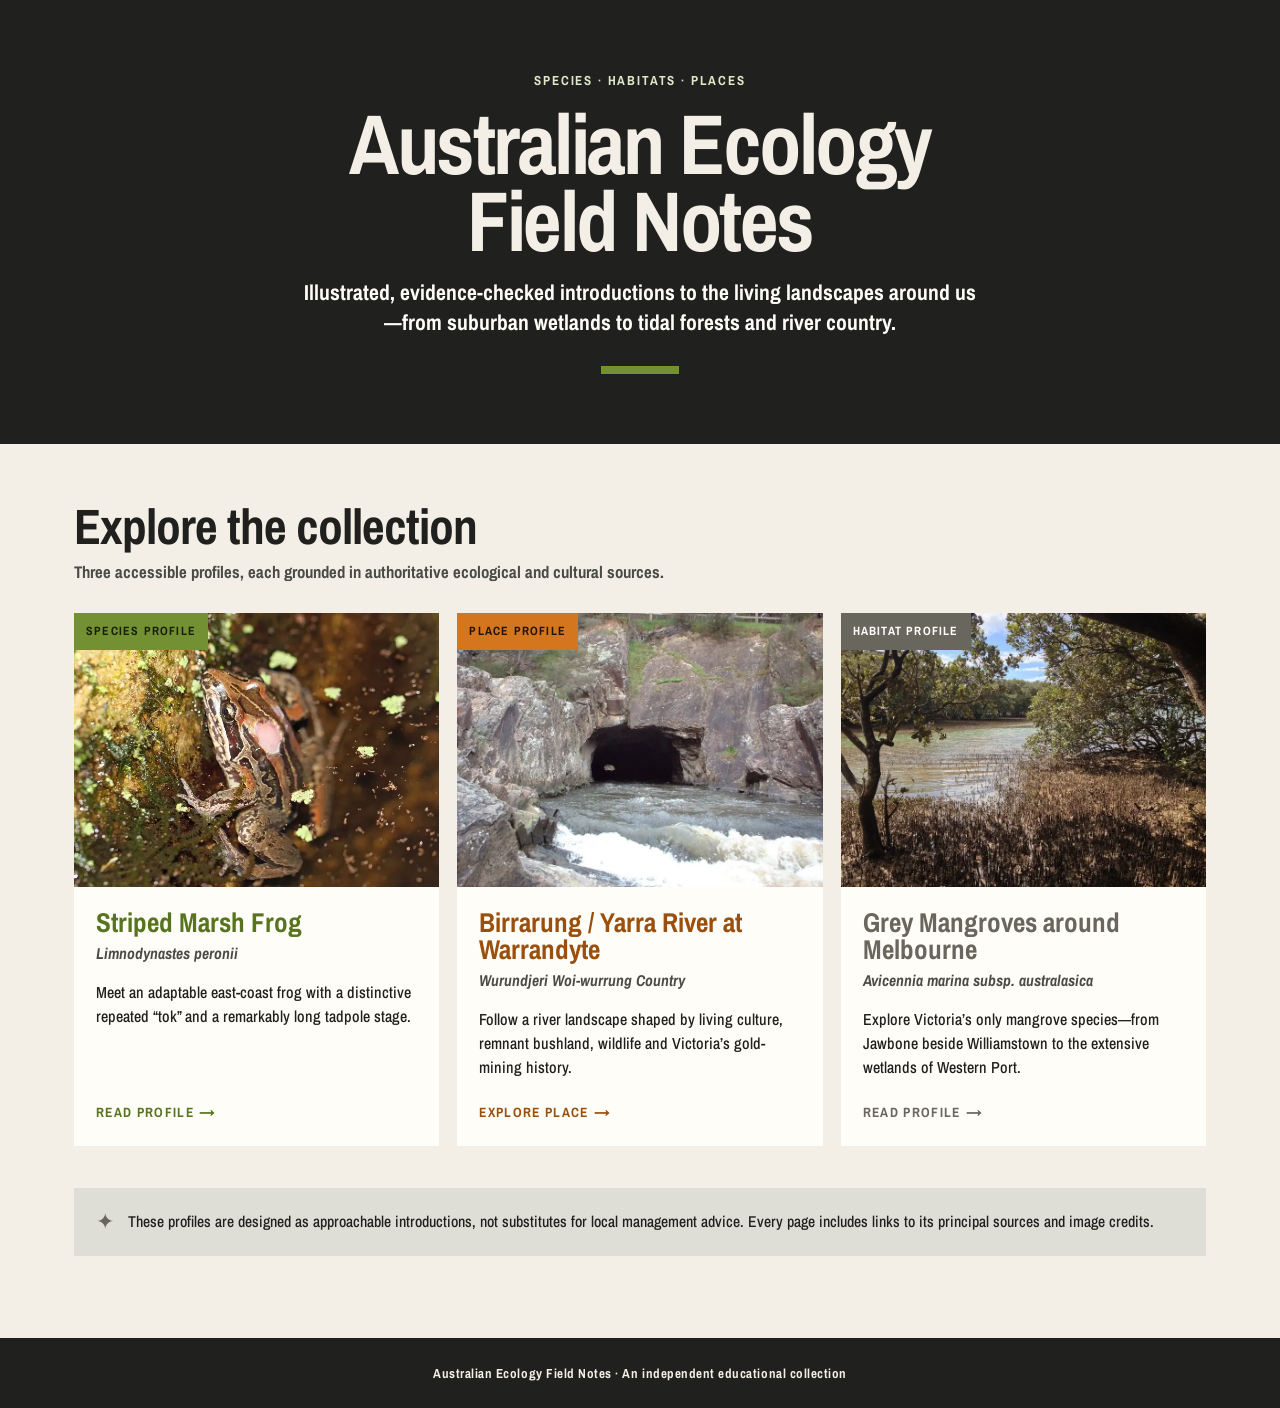
<file: index.html>
<!DOCTYPE html>
<html lang="en">
<head>
<meta charset="UTF-8">
<meta name="viewport" content="width=device-width, initial-scale=1.0">
<meta name="description" content="Illustrated, evidence-checked profiles of Australian species, habitats and ecological places.">
<title>Australian Ecology Field Notes</title>
<link rel="preconnect" href="https://fonts.googleapis.com">
<link rel="preconnect" href="https://fonts.gstatic.com" crossorigin>
<link href="https://fonts.googleapis.com/css2?family=Archivo+Narrow:wght@500;700;900&amp;display=swap" rel="stylesheet">
<style>
  :root{
    --page-bg:#f3efe6;--paper:#fffdf8;--ink:#20211e;--ink-soft:#4b4b45;
    --frog:#739032;--river:#d4761e;--mangrove:#68665d;
  }
  *{box-sizing:border-box}
  html{background:var(--page-bg)}
  body{margin:0;background:var(--page-bg);color:var(--ink);font-family:'Archivo Narrow','Arial Narrow',Arial,sans-serif;font-size:16px;font-weight:500;line-height:1.55;-webkit-font-smoothing:antialiased}
  a{color:inherit}
  :focus-visible{outline:3px solid var(--ink);outline-offset:4px}
  .hero{min-height:410px;padding:70px 24px;display:grid;place-items:center;background:#20211e;color:#f3efe6;text-align:center}
  .hero-inner{max-width:820px}
  .eyebrow{margin:0 0 15px;color:#dfe8c8;font-size:.82rem;font-weight:900;letter-spacing:.14em;text-transform:uppercase}
  h1{margin:0 0 20px;color:#f3efe6;font-size:clamp(3rem,8vw,5.3rem);font-weight:900;letter-spacing:-.03em;line-height:.9}
  .intro{max-width:680px;margin:0 auto;color:#fffdf8;font-size:clamp(1.1rem,2.4vw,1.35rem);font-weight:700;line-height:1.4}
  .leaf-mark{display:block;width:78px;height:8px;margin:28px auto 0;background:var(--frog)}
  main{max-width:1180px;margin:0 auto;padding:58px 24px 82px}
  .section-head{max-width:700px;margin-bottom:28px}
  h2{margin:0 0 7px;color:var(--ink);font-size:clamp(2.2rem,5vw,3.1rem);font-weight:900;letter-spacing:-.02em;line-height:1}
  .section-head p{margin:0;color:var(--ink-soft);font-size:1.05rem;font-weight:700}
  .grid{display:grid;grid-template-columns:repeat(3,minmax(0,1fr));gap:18px}
  .profile{--profile-accent:var(--frog);--profile-on:#172007;--profile-heading:#58741e;display:flex;flex-direction:column;background:var(--paper);text-decoration:none;transition:transform .18s ease}
  .profile-river{--profile-accent:var(--river);--profile-on:#241407;--profile-heading:#9b4f0d}
  .profile-mangrove{--profile-accent:var(--mangrove);--profile-on:#fff;--profile-heading:#68665d}
  .profile:hover,.profile:focus-visible{transform:translateY(-4px)}
  .photo-wrap{position:relative;aspect-ratio:4/3;overflow:hidden;background:#d7d2c8}
  .photo-wrap picture,.photo-wrap img{display:block;width:100%;height:100%}
  .photo-wrap img{object-fit:cover;transition:transform .35s ease}
  .profile:hover img{transform:scale(1.025)}
  .kind{position:absolute;left:0;top:0;padding:9px 12px;background:var(--profile-accent);color:var(--profile-on);font-size:.75rem;font-weight:900;letter-spacing:.1em;text-transform:uppercase}
  .copy{display:flex;flex:1;flex-direction:column;padding:22px}
  .copy h3{margin:0 0 6px;color:var(--profile-heading);font-size:1.7rem;font-weight:900;line-height:1}
  .latin{margin-bottom:13px;color:var(--ink-soft);font-size:.98rem;font-style:italic;font-weight:700}
  .copy p{margin:0 0 20px;color:var(--ink);font-size:1rem;line-height:1.5}
  .read{margin-top:auto;color:var(--profile-heading);font-size:.84rem;font-weight:900;letter-spacing:.1em;text-transform:uppercase}
  .read::after{content:' →';font-size:1rem}
  .note{display:flex;gap:14px;align-items:flex-start;margin-top:42px;padding:22px;background:#deddd6;color:var(--ink)}
  .note-mark{color:var(--mangrove);font-size:1.4rem;line-height:1}
  .note p{margin:0;font-size:.98rem;line-height:1.55}
  footer{padding:25px 24px;background:#20211e;color:#f3efe6;text-align:center;font-size:.82rem;font-weight:700;letter-spacing:.04em}
  @media(max-width:860px){.grid{grid-template-columns:1fr 1fr}.profile:last-child{grid-column:1/-1;max-width:555px}}
  @media(max-width:610px){.hero{min-height:340px;padding:54px 20px}.grid{grid-template-columns:1fr}.profile:last-child{grid-column:auto;max-width:none}main{padding:42px 16px 64px}.note{padding:18px}.copy{padding:20px}}
  @media(prefers-reduced-motion:reduce){.profile,.photo-wrap img{transition:none}}
</style>
</head>
<body>
<header class="hero">
  <div class="hero-inner">
    <p class="eyebrow">Species · Habitats · Places</p>
    <h1>Australian Ecology<br>Field Notes</h1>
    <p class="intro">Illustrated, evidence-checked introductions to the living landscapes around us—from suburban wetlands to tidal forests and river country.</p>
    <span class="leaf-mark" aria-hidden="true"></span>
  </div>
</header>

<main>
  <div class="section-head">
    <h2>Explore the collection</h2>
    <p>Three accessible profiles, each grounded in authoritative ecological and cultural sources.</p>
  </div>

  <div class="grid">
    <a class="profile" href="striped-marsh-frog.html">
      <div class="photo-wrap">
        <picture>
          <source type="image/webp" srcset="images/striped-marsh-frog-hero-800.webp 800w, images/striped-marsh-frog-hero.webp 1600w" sizes="(max-width:610px) 100vw, (max-width:860px) 50vw, 33vw">
          <img src="images/striped-marsh-frog-hero-800.jpg" srcset="images/striped-marsh-frog-hero-800.jpg 800w, images/striped-marsh-frog-hero.jpg 1600w" sizes="(max-width:610px) 100vw, (max-width:860px) 50vw, 33vw" width="1600" height="1066" loading="lazy" decoding="async" alt="Striped marsh frog">
        </picture>
        <span class="kind">Species profile</span>
      </div>
      <div class="copy">
        <h3>Striped Marsh Frog</h3>
        <div class="latin">Limnodynastes peronii</div>
        <p>Meet an adaptable east-coast frog with a distinctive repeated “tok” and a remarkably long tadpole stage.</p>
        <span class="read">Read profile</span>
      </div>
    </a>

    <a class="profile profile-river" href="warrandyte-yarra-river.html">
      <div class="photo-wrap">
        <picture>
          <source type="image/webp" srcset="images/pound-bend-hero-800.webp 800w, images/pound-bend-hero.webp 1600w" sizes="(max-width:610px) 100vw, (max-width:860px) 50vw, 33vw">
          <img src="images/pound-bend-hero-800.jpg" srcset="images/pound-bend-hero-800.jpg 800w, images/pound-bend-hero.jpg 1600w" sizes="(max-width:610px) 100vw, (max-width:860px) 50vw, 33vw" width="1600" height="1200" loading="lazy" decoding="async" alt="Pound Bend Tunnel on the Yarra River at Warrandyte">
        </picture>
        <span class="kind">Place profile</span>
      </div>
      <div class="copy">
        <h3>Birrarung / Yarra River at Warrandyte</h3>
        <div class="latin">Wurundjeri Woi-wurrung Country</div>
        <p>Follow a river landscape shaped by living culture, remnant bushland, wildlife and Victoria’s gold-mining history.</p>
        <span class="read">Explore place</span>
      </div>
    </a>

    <a class="profile profile-mangrove" href="white-mangroves-sydney.html">
      <div class="photo-wrap">
        <picture>
          <source type="image/webp" srcset="images/white-mangrove-hero-800.webp 800w, images/white-mangrove-hero.webp 1600w" sizes="(max-width:610px) 100vw, (max-width:860px) 50vw, 33vw">
          <img src="images/white-mangrove-hero-800.jpg" srcset="images/white-mangrove-hero-800.jpg 800w, images/white-mangrove-hero.jpg 1600w" sizes="(max-width:610px) 100vw, (max-width:860px) 50vw, 33vw" width="1600" height="1200" loading="lazy" decoding="async" alt="Grey mangroves in a temperate estuary">
        </picture>
        <span class="kind">Habitat profile</span>
      </div>
      <div class="copy">
        <h3>Grey Mangroves around Melbourne</h3>
        <div class="latin">Avicennia marina subsp. australasica</div>
        <p>Explore Victoria’s only mangrove species—from Jawbone beside Williamstown to the extensive wetlands of Western Port.</p>
        <span class="read">Read profile</span>
      </div>
    </a>
  </div>

  <aside class="note">
    <span class="note-mark" aria-hidden="true">✦</span>
    <p>These profiles are designed as approachable introductions, not substitutes for local management advice. Every page includes links to its principal sources and image credits.</p>
  </aside>
</main>

<footer>Australian Ecology Field Notes · An independent educational collection</footer>
</body>
</html>
</file>
